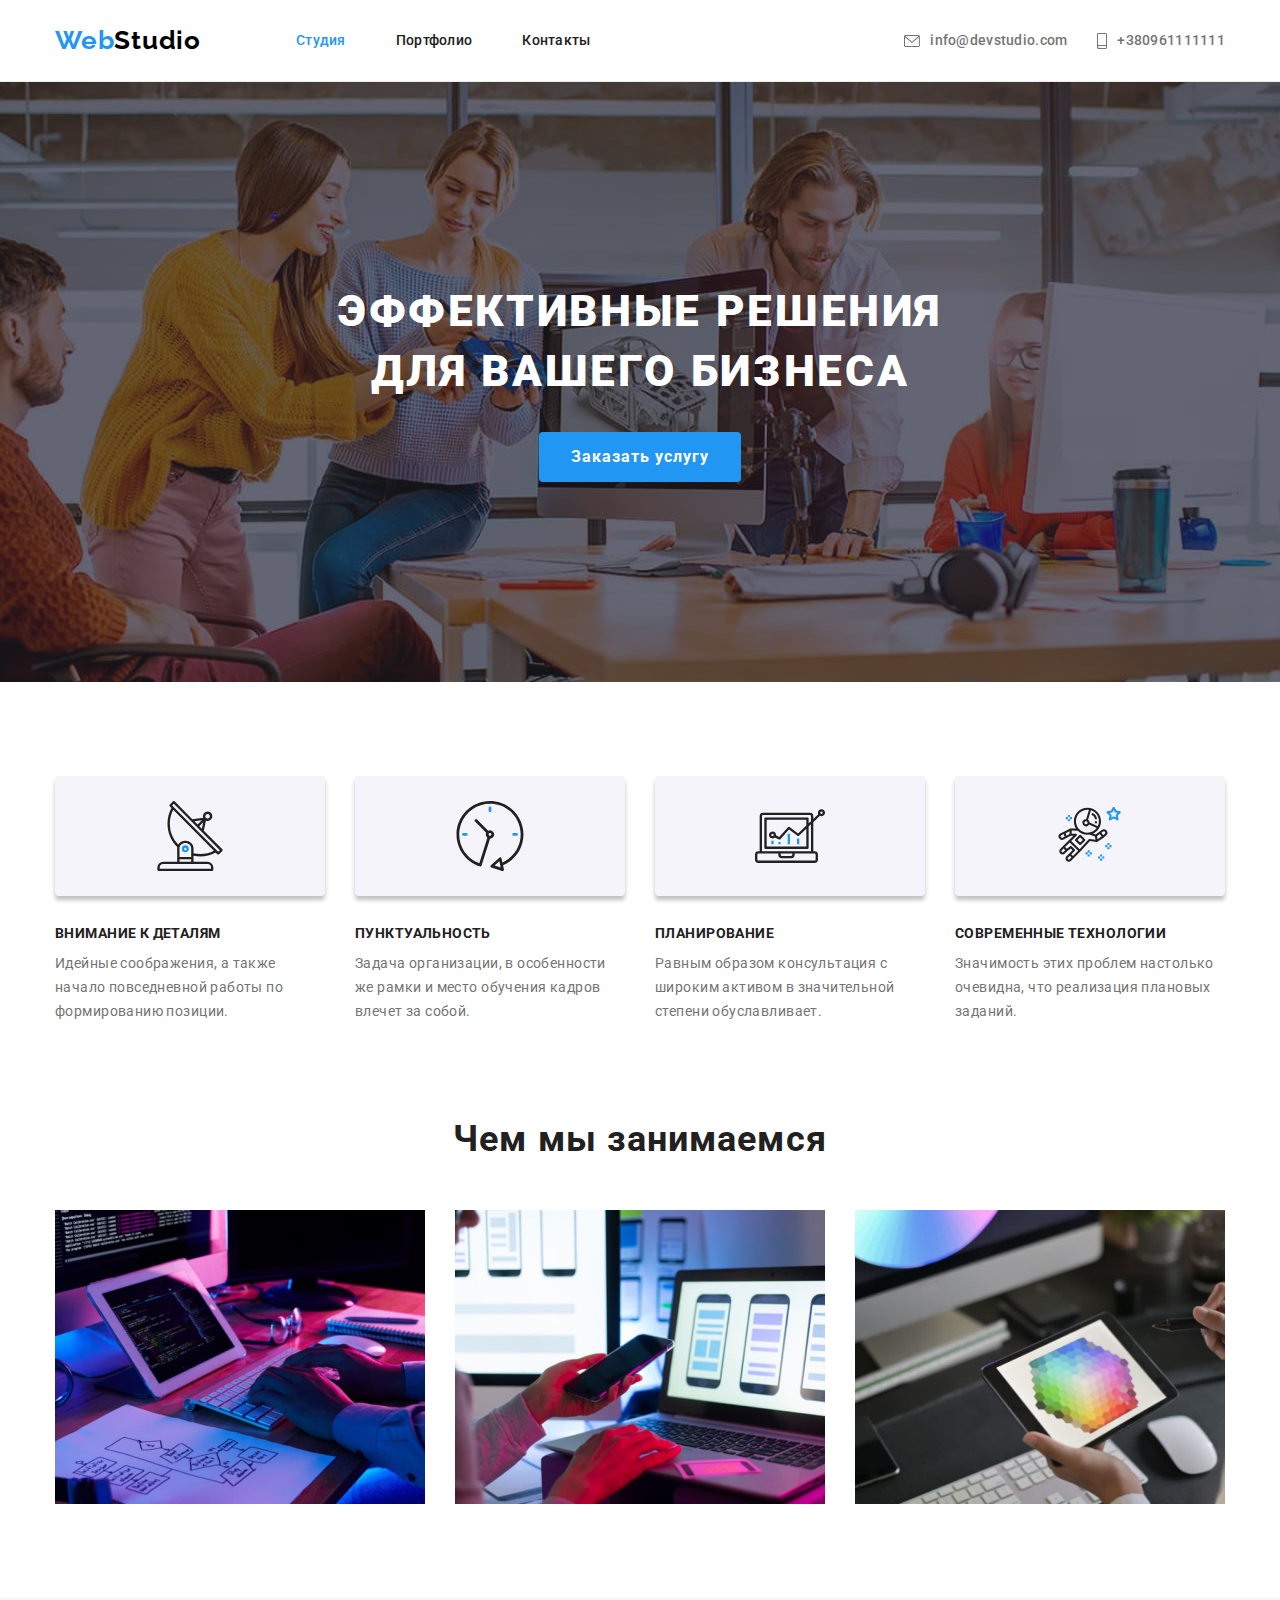
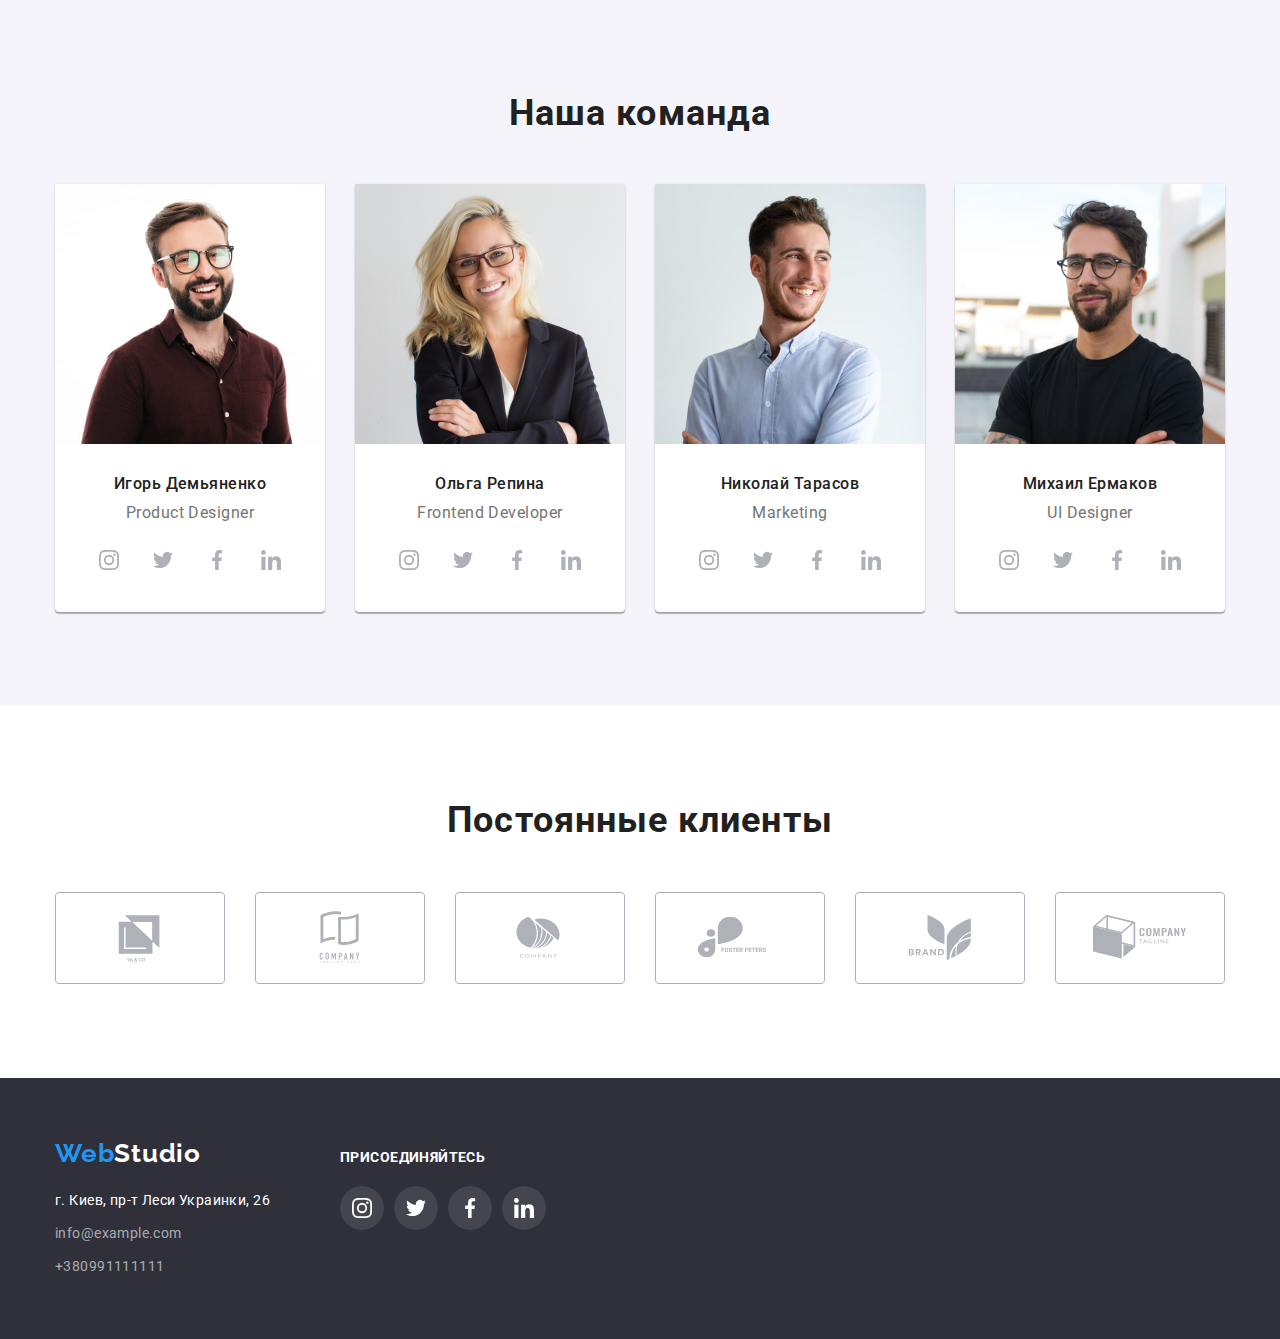
<file: index.html>
<!DOCTYPE html>
<html lang="ru">
  <head>
    <meta charset="UTF-8" />
    <meta http-equiv="X-UA-Compatible" content="IE=edge" />
    <meta name="viewport" content="width=device-width, initial-scale=1.0" />
    <title>Main</title>
    <link
      rel="stylesheet"
      href="https://cdnjs.cloudflare.com/ajax/libs/modern-normalize/1.1.0/modern-normalize.css"
      integrity="sha512-Y0MM+V6ymRKN2zStTqzQ227DWhhp4Mzdo6gnlRnuaNCbc+YN/ZH0sBCLTM4M0oSy9c9VKiCvd4Jk44aCLrNS5Q=="
      crossorigin="anonymous"
      referrerpolicy="no-referrer"
    />
    <link rel="preconnect" href="https://fonts.googleapis.com" />
    <link rel="preconnect" href="https://fonts.gstatic.com" crossorigin />
    <link rel="preconnect" href="https://fonts.googleapis.com" />
    <link rel="preconnect" href="https://fonts.gstatic.com" crossorigin />
    <link
      href="https://fonts.googleapis.com/css2?family=Raleway:wght@700&family=Roboto:wght@400;500;700;900&display=swap"
      rel="stylesheet"
    />

    <link rel="stylesheet" href="./css/styles.css" />
  </head>

  <body>
    <header class="header content">
      <div class="container nav">
        <a href="" class="logo"> <span class="accent">Web</span>Studio</a>
        <nav class="menu">
          <ul class="menu-list list">
            <li class="menu-item">
              <a class="menu-link сurrent" href="./index.html">Студия</a>
            </li>
            <li class="menu-item">
              <a class="menu-link" href="./portfolio.html">Портфолио</a>
            </li>
            <li class="menu-item">
              <a class="menu-link" href="">Контакты</a>
            </li>
          </ul>
        </nav>
        <ul class="contacts list">
          <li class="contact-mail">
            <a class="mail-ref" href="mailto:info@devstudio.com"
              >info@devstudio.com
              <svg class="mail-icon">
                <use href="./image/icons.svg#envelope"></use>
              </svg>
            </a>
          </li>
          <li class="contact-phone">
            <a class="phone-ref" href="tel:+380961111111"
              >+380961111111
              <svg class="phone-icon">
                <use href="./image/icons.svg#smartphone"></use>
              </svg>
            </a>
          </li>
        </ul>
      </div>
    </header>

    <main>
      <section class="hat">
        <!-- <div class="overlay"> -->
        <div class="container">
          <h1 class="hat-tytle">
            Эффективные решения
            <span>для вашего бизнеса</span>
          </h1>
          <button class="btn-tytle" type="button">Заказать услугу</button>
        </div>
        <!-- </div> -->
      </section>

      <section class="section peculiarities">
        <div class="container">
          <h2 class="peculiarities-tytle visually-hidden">Особенности</h2>
          <ul class="peculiarities-list list">
            <li class="peculiarities-item">
              <div class="peculiarities-icon-wrapper">
                <svg class="peculiarities-icon">
                  <use href="./image/icons.svg#antenna"></use>
                </svg>
              </div>
              <h3 class="content-tytle">Внимание к деталям</h3>
              <p class="content">
                Идейные соображения, а также начало повседневной работы по
                формированию позиции.
              </p>
            </li>
            <li class="peculiarities-item icon-clock">
              <div class="peculiarities-icon-wrapper">
                <svg class="peculiarities-icon">
                  <use href="./image/icons.svg#clock"></use>
                </svg>
              </div>
              <h3 class="content-tytle">Пунктуальность</h3>
              <p class="content">
                Задача организации, в особенности же рамки и место обучения
                кадров влечет за собой.
              </p>
            </li>
            <li class="peculiarities-item">
              <div class="peculiarities-icon-wrapper">
                <svg class="peculiarities-icon">
                  <use href="./image/icons.svg#diagram"></use>
                </svg>
              </div>
              <h3 class="content-tytle">Планирование</h3>
              <p class="content">
                Равным образом консультация с широким активом в значительной
                степени обуславливает.
              </p>
            </li>
            <li class="peculiarities-item">
              <div class="peculiarities-icon-wrapper">
                <svg class="peculiarities-icon">
                  <use href="./image/icons.svg#astronaut"></use>
                </svg>
              </div>
              <h3 class="content-tytle">Современные технологии</h3>
              <p class="content">
                Значимость этих проблем настолько очевидна, что реализация
                плановых заданий.
              </p>
            </li>
          </ul>
        </div>
      </section>

      <section class="section actyvity">
        <div class="container">
          <h2 class="actyvity-tytle">Чем мы занимаемся</h2>
          <ul class="actyvity-list list">
            <li class="actyvity-item">
              <img src="./image/box1.jpg" alt="work on computer" width="370" />
            </li>
            <li class="actyvity-item">
              <img
                src="./image/box2.jpg"
                alt="download from phone to computer"
                width="370"
              />
            </li>
            <li class="actyvity-item">
              <img
                src="./image/box3.jpg"
                alt="working on planshet"
                width="370"
              />
            </li>
          </ul>
        </div>
      </section>
      <section class="section team">
        <div class="container">
          <h2 class="team-tytle">Наша команда</h2>
          <ul class="team-list list">
            <li class="team-item">
              <img src="./image/emp1.jpg" alt="Product Designer" width="270" />
              <div class="work-pos">
                <h3 class="team-hero">Игорь Демьяненко</h3>
                <p class="job-title" lang="en">Product Designer</p>
                <ul class="social-network list">
                  <li class="social-network-item">
                    <a href="" class="social-network-link">
                      <svg class="social-network-icon">
                        <use href="./image/icons.svg#instagram"></use>
                      </svg>
                    </a>
                  </li>
                  <li class="social-network-item">
                    <a href="" class="social-network-link">
                      <svg class="social-network-icon">
                        <use href="./image/icons.svg#twitter"></use>
                      </svg>
                    </a>
                  </li>
                  <li class="social-network-item">
                    <a href="" class="social-network-link">
                      <svg class="social-network-icon">
                        <use href="./image/icons.svg#facebook"></use>
                      </svg>
                    </a>
                  </li>
                  <li class="social-network-item">
                    <a href="" class="social-network-link">
                      <svg class="social-network-icon">
                        <use href="./image/icons.svg#linkedin"></use>
                      </svg>
                    </a>
                  </li>
                </ul>
              </div>
            </li>

            <li class="team-item">
              <img
                src="./image/emp2.jpg"
                alt="Frontend Developer"
                width="270"
              />
              <div class="work-pos">
                <h3 class="team-hero">Ольга Репина</h3>
                <p class="job-title" lang="en">Frontend Developer</p>
                <ul class="social-network list">
                  <li class="social-network-item">
                    <a href="" class="social-network-link">
                      <svg class="social-network-icon">
                        <use href="./image/icons.svg#instagram"></use>
                      </svg>
                    </a>
                  </li>
                  <li class="social-network-item">
                    <a href="" class="social-network-link">
                      <svg class="social-network-icon">
                        <use href="./image/icons.svg#twitter"></use>
                      </svg>
                    </a>
                  </li>
                  <li class="social-network-item">
                    <a href="" class="social-network-link">
                      <svg class="social-network-icon">
                        <use href="./image/icons.svg#facebook"></use>
                      </svg>
                    </a>
                  </li>
                  <li class="social-network-item">
                    <a href="" class="social-network-link">
                      <svg class="social-network-icon">
                        <use href="./image/icons.svg#linkedin"></use>
                      </svg>
                    </a>
                  </li>
                </ul>
              </div>
            </li>
            <li class="team-item">
              <img src="./image/emp3.jpg" alt="Marketing" width="270" />
              <div class="work-pos">
                <h3 class="team-hero">Николай Тарасов</h3>
                <p class="job-title" lang="en">Marketing</p>
                <ul class="social-network list">
                  <li class="social-network-item">
                    <a href="" class="social-network-link">
                      <svg class="social-network-icon">
                        <use href="./image/icons.svg#instagram"></use>
                      </svg>
                    </a>
                  </li>
                  <li class="social-network-item">
                    <a href="" class="social-network-link">
                      <svg class="social-network-icon">
                        <use href="./image/icons.svg#twitter"></use>
                      </svg>
                    </a>
                  </li>
                  <li class="social-network-item">
                    <a href="" class="social-network-link">
                      <svg class="social-network-icon">
                        <use href="./image/icons.svg#facebook"></use>
                      </svg>
                    </a>
                  </li>
                  <li class="social-network-item">
                    <a href="" class="social-network-link">
                      <svg class="social-network-icon">
                        <use href="./image/icons.svg#linkedin"></use>
                      </svg>
                    </a>
                  </li>
                </ul>
              </div>
            </li>
            <li class="team-item">
              <img src="./image/emp4.jpg" alt="UI Designer" width="270" />
              <div class="work-pos">
                <h3 class="team-hero">Михаил Ермаков</h3>
                <p class="job-title" lang="en">UI Designer</p>
                <ul class="social-network list">
                  <li class="social-network-item">
                    <a href="" class="social-network-link">
                      <svg class="social-network-icon">
                        <use href="./image/icons.svg#instagram"></use>
                      </svg>
                    </a>
                  </li>
                  <li class="social-network-item">
                    <a href="" class="social-network-link">
                      <svg class="social-network-icon">
                        <use href="./image/icons.svg#twitter"></use>
                      </svg>
                    </a>
                  </li>
                  <li class="social-network-item">
                    <a href="" class="social-network-link">
                      <svg class="social-network-icon">
                        <use href="./image/icons.svg#facebook"></use>
                      </svg>
                    </a>
                  </li>
                  <li class="social-network-item">
                    <a href="" class="social-network-link">
                      <svg class="social-network-icon">
                        <use href="./image/icons.svg#linkedin"></use>
                      </svg>
                    </a>
                  </li>
                </ul>
              </div>
            </li>
          </ul>
        </div>
      </section>
      <section class="clients section">
        <div class="container">
        <h2 class="clients-tytle">Постоянные клиенты</h2>
        <ul class="clients-list list">
          <li class="clients-item">
            <a href="" class="clients-link">
              <svg class="clients-icon">
                <use href="./image/icons.svg#logo_client1"></use>
              </svg>
            </a>
          </li>
          <li class="clients-item">
            <a href="" class="clients-link">
              <svg class="clients-icon">
                <use href="./image/icons.svg#logo_client2"></use>
              </svg>
            </a>
          </li>
          <li class="clients-item">
            <a href="" class="clients-link">
              <svg class="clients-icon">
                <use href="./image/icons.svg#logo_client3"></use>
              </svg>
            </a>
          </li>
          <li class="clients-item">
            <a href="" class="clients-link">
              <svg class="clients-icon">
                <use href="./image/icons.svg#logo_client4"></use>
              </svg>
            </a>
          </li>
          <li class="clients-item">
            <a href="" class="clients-link">
              <svg class="clients-icon">
                <use href="./image/icons.svg#logo_client5"></use>
              </svg>
            </a>
          </li>
          <li class="clients-item">
            <a href="" class="clients-link">
              <svg class="clients-icon">
                <use href="./image/icons.svg#logo_client6"></use>
              </svg>
            </a>
          </li>
        </ul>
        </div>
      </section>
    </main>

    <footer class="footer">
      <div class="container footer-wrap">
        <div class="adress-footer-wraper">
          <a href="" class="logo">
            <span class="accent">Web</span><span class="studio">Studio</span></a
          >
          <address class="adress">
            <ul class="adress-list list">
              <li class="item">
                <a
                  class="map-link"
                  href="https://goo.gl/maps/vZYV77j8p4AJHVtT7"
                  target="_blank"
                  rel="noopener noreferrer"
                >
                  <span class="map-adress"
                    >г. Киев, пр-т Леси Украинки, 26</span
                  >
                </a>
              </li>
              <li class="item">
                <a class="footter-mail" href="mailto:info@example.com"
                  >info@example.com</a
                >
              </li>
              <li class="item">
                <a class="footer-phone" href="tel:+380991111111"
                  >+380991111111</a
                >
              </li>
            </ul>
          </address>
        </div>

        <div class="social-footer-wrap">
          <p class="social-footer-tytle">присоединяйтесь</p>
          <ul class="social-network list">
            <li class="social-network-item">
              <a href="" class="social-network-link in-footer">
                <svg class="social-network-icon">
                  <use href="./image/icons.svg#instagram"></use>
                </svg>
              </a>
            </li>
            <li class="social-network-item">
              <a href="" class="social-network-link in-footer">
                <svg class="social-network-icon">
                  <use href="./image/icons.svg#twitter"></use>
                </svg>
              </a>
            </li>
            <li class="social-network-item">
              <a href="" class="social-network-link in-footer">
                <svg class="social-network-icon">
                  <use href="./image/icons.svg#facebook"></use>
                </svg>
              </a>
            </li>
            <li class="social-network-item">
              <a href="" class="social-network-link in-footer">
                <svg class="social-network-icon">
                  <use href="./image/icons.svg#linkedin"></use>
                </svg>
              </a>
            </li>
          </ul>
        </div>
      </div>
    </footer>
    
  </body>
</html>
</file>
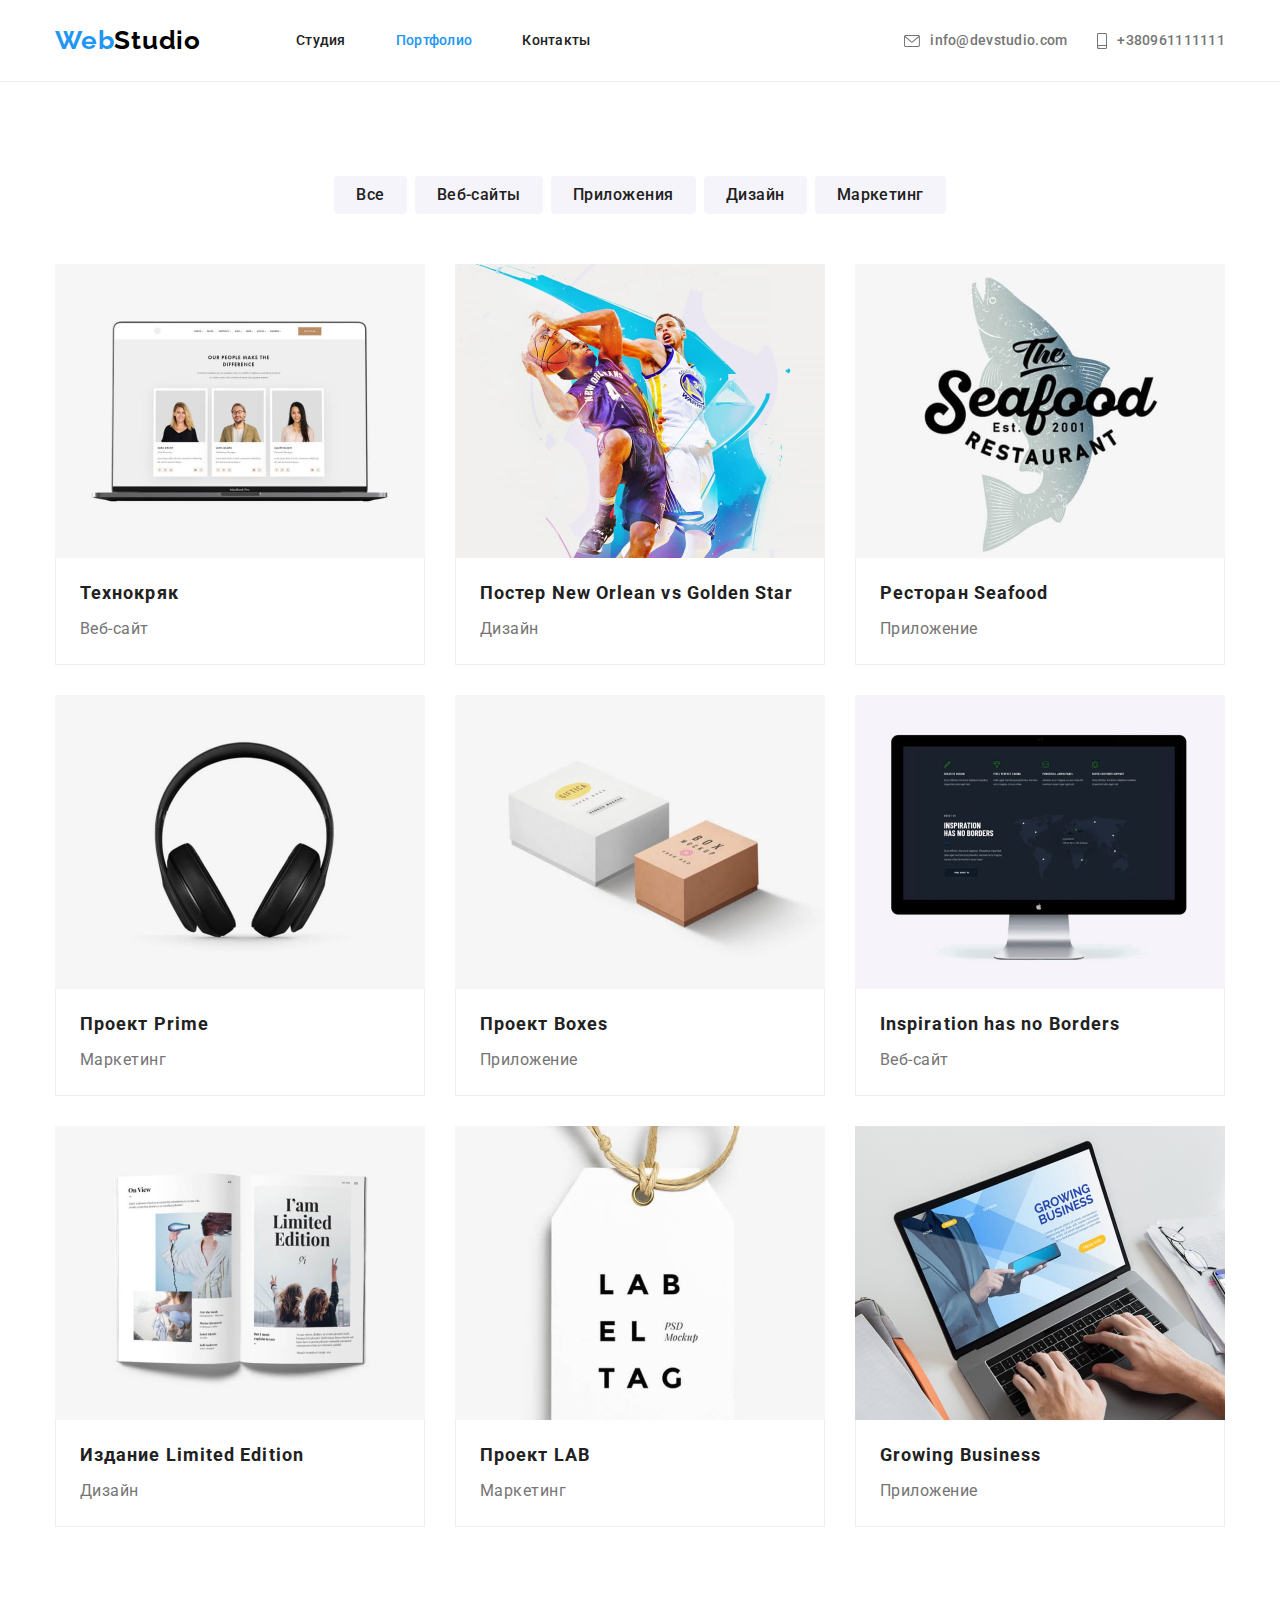
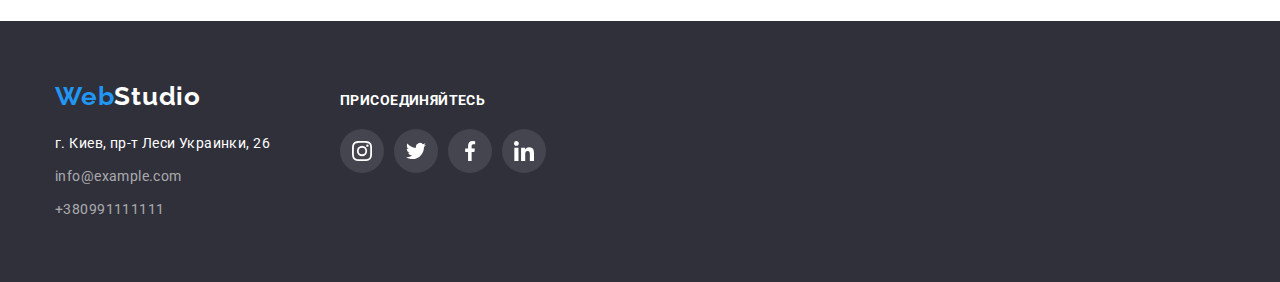
<file: portfolio.html>
<!DOCTYPE html>
<html lang="ru">
  <head>
    <meta charset="UTF-8" />
    <meta http-equiv="X-UA-Compatible" content="IE=edge" />
    <meta name="viewport" content="width=device-width, initial-scale=1.0" />
    <title>portfolio</title>
    <link
      rel="stylesheet"
      href="https://cdnjs.cloudflare.com/ajax/libs/modern-normalize/1.1.0/modern-normalize.css"
      integrity="sha512-Y0MM+V6ymRKN2zStTqzQ227DWhhp4Mzdo6gnlRnuaNCbc+YN/ZH0sBCLTM4M0oSy9c9VKiCvd4Jk44aCLrNS5Q=="
      crossorigin="anonymous"
      referrerpolicy="no-referrer"
    />
    <link rel="preconnect" href="https://fonts.googleapis.com" />
    <link rel="preconnect" href="https://fonts.gstatic.com" crossorigin />
    <link rel="preconnect" href="https://fonts.googleapis.com" />
    <link rel="preconnect" href="https://fonts.gstatic.com" crossorigin />
    <link
      href="https://fonts.googleapis.com/css2?family=Raleway:wght@700&family=Roboto:wght@400;500;700;900&display=swap"
      rel="stylesheet"
    />
    <link rel="stylesheet" href="./css/styles.css" />
  </head>
  <body>
    <header class="header content">
      <div class="container nav">
        <a href="" class="logo"> <span class="accent">Web</span>Studio</a>
        <nav class="menu">
          <ul class="menu-list list">
            <li class="menu-item">
              <a class="menu-link" href="./index.html">Студия</a>
            </li>
            <li class="menu-item">
              <a class="menu-link сurrent" href="./portfolio.html">Портфолио</a>
            </li>
            <li class="menu-item">
              <a class="menu-link" href="">Контакты</a>
            </li>
          </ul>
        </nav>
        <ul class="contacts list">
          <li class="contact-mail">
            <a class="mail-ref" href="mailto:info@devstudio.com"
              >info@devstudio.com
              <svg class="mail-icon">
                <use href="./image/icons.svg#envelope"></use>
              </svg>
            </a>
          </li>
          <li class="contact-phone">
            <a class="phone-ref" href="tel:+380961111111"
              >+380961111111
              <svg class="phone-icon">
                <use href="./image/icons.svg#smartphone"></use>
              </svg>
            </a>
          </li>
        </ul>
      </div>
    </header>

    <main>
      <section class="section portfolio">
        <div class="container">
          <h1 class="portfolio-title visually-hidden">Наши работы</h1>
          <ul class="portfolio-list list">
            <li class="portfolio-item">
              <button class="portfolio-btn" type="button">Все</button>
            </li>
            <li class="portfolio-item">
              <button class="portfolio-btn" type="button">Веб-сайты</button>
            </li>
            <li class="portfolio-item">
              <button class="portfolio-btn" type="button">Приложения</button>
            </li>
            <li class="portfolio-item">
              <button class="portfolio-btn" type="button">Дизайн</button>
            </li>
            <li class="portfolio-item">
              <button class="portfolio-btn" type="button">Маркетинг</button>
            </li>
          </ul>

          <ul class="exemple-list list">
            <li class="exemple-item">
              <a href="" class="exemple-link">
                <img src="./image/pic1.jpg" width="370" alt="Our people" />
                <div class="card-tytle">
                  <h2 class="exemple-sign">Технокряк</h2>
                  <p class="exemple-category">Веб-сайт</p>
                </div>
              </a>
            </li>

            <li class="exemple-item">
              <a href="" class="exemple-link">
                <img src="./image/pic2.jpg" width="370" alt="Basketball" />
                <div class="card-tytle">
                  <h2 class="exemple-sign">
                    Постер <span lang="en">New Orlean vs Golden Star</span>
                  </h2>
                  <p class="exemple-category">Дизайн</p>
                </div>
              </a>
            </li>

            <li class="exemple-item">
              <a href="" class="exemple-link">
                <img src="./image/pic3.jpg" width="370" alt="Restaurant" />
                <div class="card-tytle">
                  <h2 class="exemple-sign">
                    Ресторан <span lang="en">Seafood</span>
                  </h2>
                  <p class="exemple-category">Приложение</p>
                </div>
              </a>
            </li>

            <li class="exemple-item">
              <a href="" class="exemple-link">
                <img src="./image/pic4.jpg" width="370" alt="Наушники" />
                <div class="card-tytle">
                  <h2 class="exemple-sign">
                    Проект <span lang="en">Prime</span>
                  </h2>
                  <p class="exemple-category">Маркетинг</p>
                </div>
              </a>
            </li>

            <li class="exemple-item">
              <a href="" class="exemple-link">
                <img src="./image/pic5.jpg" width="370" alt="коробки" />
                <div class="card-tytle">
                  <h2 class="exemple-sign">
                    Проект <span lang="en">Boxes</span>
                  </h2>
                  <p class="exemple-category">Приложение</p>
                </div>
              </a>
            </li>

            <li class="exemple-item">
              <a href="" class="exemple-link">
                <img src="./image/pic6.jpg" width="370" alt="дисплей" />
                <div class="card-tytle">
                  <h2 class="exemple-sign" lang="en">
                    Inspiration has no Borders
                  </h2>
                  <p class="exemple-category">Веб-сайт</p>
                </div>
              </a>
            </li>

            <li class="exemple-item">
              <a href="" class="exemple-link">
                <img src="./image/pic7.jpg" width="370" alt="Book" />
                <div class="card-tytle">
                  <h2 class="exemple-sign">
                    Издание <span lang="en">Limited Edition</span>
                  </h2>
                  <p class="exemple-category">Дизайн</p>
                </div>
              </a>
            </li>

            <li class="exemple-item">
              <a href="" class="exemple-link">
                <img src="./image/pic8.jpg" width="370" alt="Этикетка" />
                <div class="card-tytle">
                  <h2 class="exemple-sign">
                    Проект <span lang="en">LAB</span>
                  </h2>
                  <p class="exemple-category">Маркетинг</p>
                </div>
              </a>
            </li>

            <li class="exemple-item">
              <a href="" class="exemple-link">
                <img src="./image/pic9.jpg" width="370" alt="Notebook" />
                <div class="card-tytle">
                  <h2 class="exemple-sign" lang="en">Growing Business</h2>
                  <p class="exemple-category">Приложение</p>
                </div>
              </a>
            </li>
          </ul>
        </div>
      </section>
    </main>

    <footer class="footer">
      <div class="container footer-wrap">
        <div class="adress-footer-wraper">
          <a href="" class="logo">
            <span class="accent">Web</span><span class="studio">Studio</span></a
          >
          <address class="adress">
            <ul class="adress-list list">
              <li class="item">
                <a
                  class="map-link"
                  href="https://goo.gl/maps/vZYV77j8p4AJHVtT7"
                  target="_blank"
                  rel="noopener noreferrer"
                >
                  <span class="map-adress"
                    >г. Киев, пр-т Леси Украинки, 26</span
                  >
                </a>
              </li>
              <li class="item">
                <a class="footter-mail" href="mailto:info@example.com"
                  >info@example.com</a
                >
              </li>
              <li class="item">
                <a class="footer-phone" href="tel:+380991111111"
                  >+380991111111</a
                >
              </li>
            </ul>
          </address>
        </div>

        <div class="social-footer-wrap">
          <p class="social-footer-tytle">присоединяйтесь</p>
          <ul class="social-network list">
            <li class="social-network-item">
              <a href="" class="social-network-link in-footer">
                <svg class="social-network-icon">
                  <use href="./image/icons.svg#instagram"></use>
                </svg>
              </a>
            </li>
            <li class="social-network-item">
              <a href="" class="social-network-link in-footer">
                <svg class="social-network-icon">
                  <use href="./image/icons.svg#twitter"></use>
                </svg>
              </a>
            </li>
            <li class="social-network-item">
              <a href="" class="social-network-link in-footer">
                <svg class="social-network-icon">
                  <use href="./image/icons.svg#facebook"></use>
                </svg>
              </a>
            </li>
            <li class="social-network-item">
              <a href="" class="social-network-link in-footer">
                <svg class="social-network-icon">
                  <use href="./image/icons.svg#linkedin"></use>
                </svg>
              </a>
            </li>
          </ul>
        </div>
      </div>
    </footer>
  </body>
</html>
</file>
<file: css/styles.css>
:root {
  /* Fonts */
  --main-font-family: "Roboto", sans-serif;
  --secondary-font-family: "Raleway", sans-serif;

  /* Colors */
  --main-dark-color: #000;
  --main-light-color: #ffffff;
  --second-light-color: #f5f4fa;
  --accent-color: #2196f3;
  --main-color: #757575;
  --secondary-dark-color: #212121;
  --secondary-bc-color: #2f303a;
  --border-color: #ececec;
  --sec-border-color: #eeeeee;
  --icon-color: #afb1b8;

  /* paddings */
  --in-top-gap: 94px;
  --in-bottom-gap: 94px;
}

body {
  background-color: var(--main-light-color);
  color: var(--main-color);
  font-family: var(--main-font-family);
  font-size: 16px;
}

/* common css */

h1,
h2,
h3,
h4,
h5,
h6,
p {
  margin: 0;
  padding: 0;
}

.section {
  padding: 94px 0;
}

.list {
  list-style: none;
  padding: 0;
  margin: 0;
}

.menu-link,
.mail-ref,
.phone-ref,
.logo {
  text-decoration: none;
  font-style: normal;
}

.visually-hidden {
  position: absolute;
  white-space: nowrap;
  width: 1px;
  height: 1px;
  overflow: hidden;
  border: 0;
  padding: 0;
  clip: rect(0 0 0 0);
  clip-path: inset(50%);
  margin: -1px;
}

.accent {
  font-weight: 700;
  font-size: 26px;
  line-height: 1.2;
  letter-spacing: 0.03em;
  color: var(--accent-color);
}

img {
  max-width: 100%;
  display: block;
  height: auto;
}

.nav {
  display: flex;
  align-items: center;
}

/* end common css */

/* header */
.header {
  border-bottom: 1px solid var(--border-color);
  padding-top: 25px;
  padding-bottom: 25px;
}

.container {
  width: 1200px;
  margin: 0 auto;
  padding: 0 15px;
}

.logo {
  font-family: var(--secondary-font-family);
  font-weight: 700;
  font-size: 26px;
  line-height: 1.12;
  color: var(--main-dark-color);
  letter-spacing: 0.03em;
  display: block;
}

.menu {
  margin-left: 95px;
}

.menu-list {
  display: flex;
  align-items: center;
}

.contacts {
  display: flex;
  margin-left: auto;
}

.contact-mail {
  margin-right: 30px;
}

/* .contact-mail::before {
  content: "";
  display: inline-flex;
  width: 16px;
  height: 12px;
  background-size: contain;
  background-repeat: no-repeat;
  background-position: center;
  background-color: var(--main-light-color);
  background-image: url(../image/svg/envelope.svg);
  outline: 1px solid red;
  margin-right: 10px;
} */

.menu-item:not(:last-child) {
  margin-right: 50px;
}

.menu-link {
  font-family: var(--main-font-family);
  font-weight: 500;
  font-size: 14px;
  line-height: 1.14;
  letter-spacing: 0.02em;
  color: var(--secondary-dark-color);
}

.menu-link:hover,
.menu-link:focus,
.footter-mail:hover {
  color: var(--accent-color);
}

.portfolio-btn:hover,
.portfolio-btn:focus,
.btn-tytle:hover,
.btn-tytle:focus {
  color: var(--main-light-color);
  background-color: var(--accent-color);
}

.portfolio-btn:hover,
.portfolio-btn:focus {
  box-shadow: 0px 3px 1px rgba(0, 0, 0, 0.1), 0px 1px 2px rgba(0, 0, 0, 0.08),
    0px 2px 2px rgba(0, 0, 0, 0.12);
}

.mail-ref,
.phone-ref {
  font-family: var(--main-font-family);
  font-weight: 500;
  font-size: 14px;
  line-height: 1.14;
  letter-spacing: 0.02em;
  color: var(--main-color);
}

.mail-ref {
  display: flex;
  justify-content: center;
}

.mail-ref:hover,
.mail-ref:focus {
  color: var(--accent-color);
}

.mail-icon {
  width: 16px;
  height: 12px;
  margin-right: 10px;
  order: -1;
  align-self: center;
  fill: currentColor;
}

.phone-ref {
  display: flex;
  align-items: center;
}

.phone-ref:hover,
.phone-ref:focus {
  color: var(--accent-color);
}

.phone-icon {
  width: 10px;
  height: 16px;
  margin-right: 10px;
  order: -1;
  fill: currentColor;
}

/* header end */

/* main */

/* шапка */

.hat {
  background-color: var(--secondary-bc-color);
  padding-top: 200px;
  padding-bottom: 200px;
  background-image: linear-gradient(
      to right,
      rgba(47, 48, 58, 0.4),
      rgba(47, 48, 58, 0.4)
    ),
    url(../image/hero-image.jpg);
  background-position: center;
  background-repeat: no-repeat;
  background-size: cover;
  max-width: 1600px;
  margin: 0 auto;
}

/* .overlay {
  max-width: 1600px;
  height: 600px;
  margin-left: auto;
  margin-right: auto;
  padding: 0;
  background-image: url(../image/hero-image.jpg);
  background-position: center;
  background-repeat: no-repeat;
  background-size: cover;
  outline: 1px solid red;
  text-align: center;
} */

.hat > .container {
  text-align: center;
}

.hat-tytle {
  font-weight: 900;
  width: 700px;
  font-size: 44px;
  line-height: 1.36;
  letter-spacing: 0.06em;
  color: var(--main-light-color);
  text-transform: uppercase;
  text-align: center;
  margin: 0 auto;
  margin-bottom: 30px;
}

.btn-tytle {
  border: none;
  border-radius: 4px;
  cursor: pointer;
  color: var(--main-light-color);
  background-color: var(--accent-color);
  font-weight: 700;
  line-height: 1.88;
  text-align: center;
  letter-spacing: 0.06em;
  border-radius: 4px;
  padding-left: 32px;
  padding-right: 32px;
  padding-top: 10px;
  padding-bottom: 10px;
}

.portfolio-btn {
  font-weight: 500;
  line-height: 1.63;
  text-align: center;
  letter-spacing: 0.03em;
  cursor: pointer;
  font-family: inherit;
  color: var(--secondary-dark-color);
  background-color: var(--second-light-color);
  padding: 6px 22px;
  border: none;
  border-radius: 4px;
  display: block;
}

.peculiarities {
  background-color: var(--main-light-color);
}

.peculiarities-list,
.portfolio-list {
  background-color: var(--main-light-color);
  display: flex;
  justify-content: center;
}

.portfolio-list {
  margin-bottom: 50px;
}

.peculiarities-item {
  width: 270px;
}

.peculiarities-item:not(:last-child) {
  margin-right: 30px;
}

.portfolio-item + .portfolio-item {
  margin-left: 8px;
}

.peculiarities-icon-wrapper {
  width: 270px;
  height: 120px;
  background-color: var(--second-light-color);
  box-shadow: 0px 4px 4px rgba(0, 0, 0, 0.25);
  border-radius: 4px;
  margin-bottom: 30px;
  display: flex;
  justify-content: center;
  align-items: center;
}

.peculiarities-icon {
  width: 70px;
  height: 70px;
}

/* .peculiarities-item::before {
  content: "";
  display: inline-flex;
  width: 270px;
  height: 120px;
  background-repeat: no-repeat;
  background-position: center;
  background-color: var(--second-light-color);
  box-shadow: 0px 4px 4px rgba(0, 0, 0, 0.25);
  border-radius: 4px;
  margin-bottom: 30px;
} */

/* .icon-antena::before {
  background-image: url(../image/svg/antenna.svg);
}

.icon-clock::before {
  background-image: url(../image/svg/clock.svg);
}

.icon-diagram::before {
  background-image: url(../image/svg/diagram.svg);
}

.icon-astronaut::before {
  background-image: url(../image/svg/astronaut.svg);
} */

.content-tytle {
  color: var(--secondary-dark-color);
  font-weight: 700;
  font-size: 14px;
  line-height: 1.14;
  letter-spacing: 0.03em;
  text-transform: uppercase;
  margin-bottom: 10px;
}

.content {
  color: var(--main-color);
  font-size: 14px;
  line-height: 1.71;
  letter-spacing: 0.03em;
}

/* шапка-конец */

/* actyvity */

.section.actyvity {
  padding-top: 0;
}

.actyvity {
  background-color: var(--main-light-color);
}

.actyvity-tytle,
.team-tytle {
  font-family: inherit;
  color: var(--secondary-dark-color);
  font-weight: 700;
  font-size: 36px;
  line-height: 1.17;
  letter-spacing: 0.03em;
  text-align: center;
  margin-bottom: 50px;
}

.actyvity-list {
  display: flex;
  justify-content: center;
}
.actyvity-item:not(:last-child) {
  margin-right: 30px;
}

/* actyvity end */

/* team */

.team {
  background-color: var(--second-light-color);
}

.team-hero {
  color: var(--secondary-dark-color);
  font-weight: 500;
  font-size: 16px;
  line-height: 1.19;
  letter-spacing: 0.03em;
  text-align: center;
  margin-bottom: 10px;
}

.job-title {
  color: var(--main-color);
  font-size: 16px;
  line-height: 1.19;
  letter-spacing: 0.03em;
  text-align: center;
  margin-bottom: 16px;
}

.team-item {
  background-color: var(--main-light-color);
  width: 270px;
  box-shadow: 0px 1px 3px rgba(0, 0, 0, 0.12), 0px 1px 1px rgba(0, 0, 0, 0.14),
    0px 2px 1px rgba(0, 0, 0, 0.2);
  border-radius: 0px 0px 4px 4px;
}

.work-pos {
  padding: 30px 0;
}

.team-list {
  display: flex;
  justify-content: center;
}

.team-item:not(:last-child) {
  margin-right: 30px;
}

.social-network {
  display: flex;
  justify-content: center;
}

.social-network-item:not(:last-child) {
  margin-right: 10px;
}

.social-network-link {
  color: var(--icon-color);
  border-radius: 50%;
  display: flex;
  width: 44px;
  height: 44px;
  justify-content: center;
  align-items: center;
}

.social-network-link:hover,
.social-network-link:focus {
  background-color: var(--accent-color);
  color: var(--main-light-color);
}

.social-network-icon {
  width: 20px;
  height: 20px;
  fill: currentColor;
}

/* .social-network-icon:hover,
.social-network-icon:focus {
  fill: var(--main-light-color);
} */

/* team-end */

/* clients */

.clients-tytle {
  color: var(--secondary-dark-color);
  font-weight: 700;
  font-size: 36px;
  line-height: 1.16;
  text-align: center;
  letter-spacing: 0.03em;
  margin-bottom: 50px;
}

.clients-list {
  display: flex;
}

.clients-item:not(:last-child) {
  margin-right: 30px;
}

.clients-link {
  color: var(--icon-color);
  display: flex;
  justify-content: center;
  align-items: center;
  width: 170px;
  height: 92px;
  border: 1px solid #afb1b8;
  border-radius: 4px;
}

.clients-link:hover,
.clients-link:focus {
  color: var(--accent-color);
  border: 1px solid var(--accent-color);
}

.clients-icon {
  width: 106px;
  height: 60px;
  fill: currentColor;
}



.clients-icon:hover,
.clients-icon:focus {
  fill: var(--accent-color);
}

/* main end */


/* footer */
.footer {
  background-color: var(--secondary-bc-color);
  margin: 0 auto;
  padding-top: 60px;
  padding-bottom: 60px;
}

.map-link {
  color: var(--main-light-color);
  font-size: 14px;
  line-height: 1.71;
  letter-spacing: 0.03em;
  font-style: normal;
  text-decoration: none;
}

.footter-mail,
.footer-phone {
  font-size: 14px;
  line-height: 1.71;
  letter-spacing: 0.03em;
  color: rgba(255, 255, 255, 0.6);
  font-style: normal;
  text-decoration: none;
}

.studio {
  color: var(--main-light-color);
}
.footer .logo {
  margin-bottom: 20px;
}

.adress-list > .item:not(:last-child) {
  margin-bottom: 9px;
}

/* footer end */

/* main p2 */

.portfolio {
  background-color: var(--main-light-color);
}

.exemple-sign {
  font-weight: 700;
  font-size: 18px;
  line-height: 1.71;
  letter-spacing: 0.06em;
  color: var(--secondary-dark-color);
  text-align: left;
  margin-bottom: 5px;
}

.exemple-category {
  font-size: 16px;
  line-height: 1.88;
  color: var(--main-color);
  text-align: left;
  letter-spacing: 0.03em;
}

.card-tytle {
  padding: 20px 24px;
  border-left: 1px solid var(--sec-border-color);
  border-right: 1px solid var(--sec-border-color);
  border-bottom: 1px solid var(--sec-border-color);
}

.сurrent {
  color: var(--accent-color);
}

.exemple-list {
  display: flex;
  flex-wrap: wrap;
  gap: 30px;
}

.exemple-link {
  display: block;
  text-decoration: none;
}

.exemple-link:hover,
.exemple-link:focus {
  box-shadow: 0px 1px 1px rgba(0, 0, 0, 0.12), 0px 4px 4px rgba(0, 0, 0, 0.06),
    1px 4px 6px rgba(0, 0, 0, 0.16);
}

.footer-wrap {
  display: flex;
  align-items: baseline;
}

.adress-footer-wraper {
  margin-right: 70px;
}

.social-footer-tytle {
  color: var(--main-light-color);
  font-weight: 700;
  font-size: 14px;
  line-height: 1.14;
  letter-spacing: 0.03em;
  text-transform: uppercase;
  margin-bottom: 20px;
}

.in-footer {
  background: rgba(255, 255, 255, 0.1);
  color: var(--main-light-color);
}

.in-footer:hover,
.in-footer:focus {
  background-color: var(--accent-color);
}
</file>
